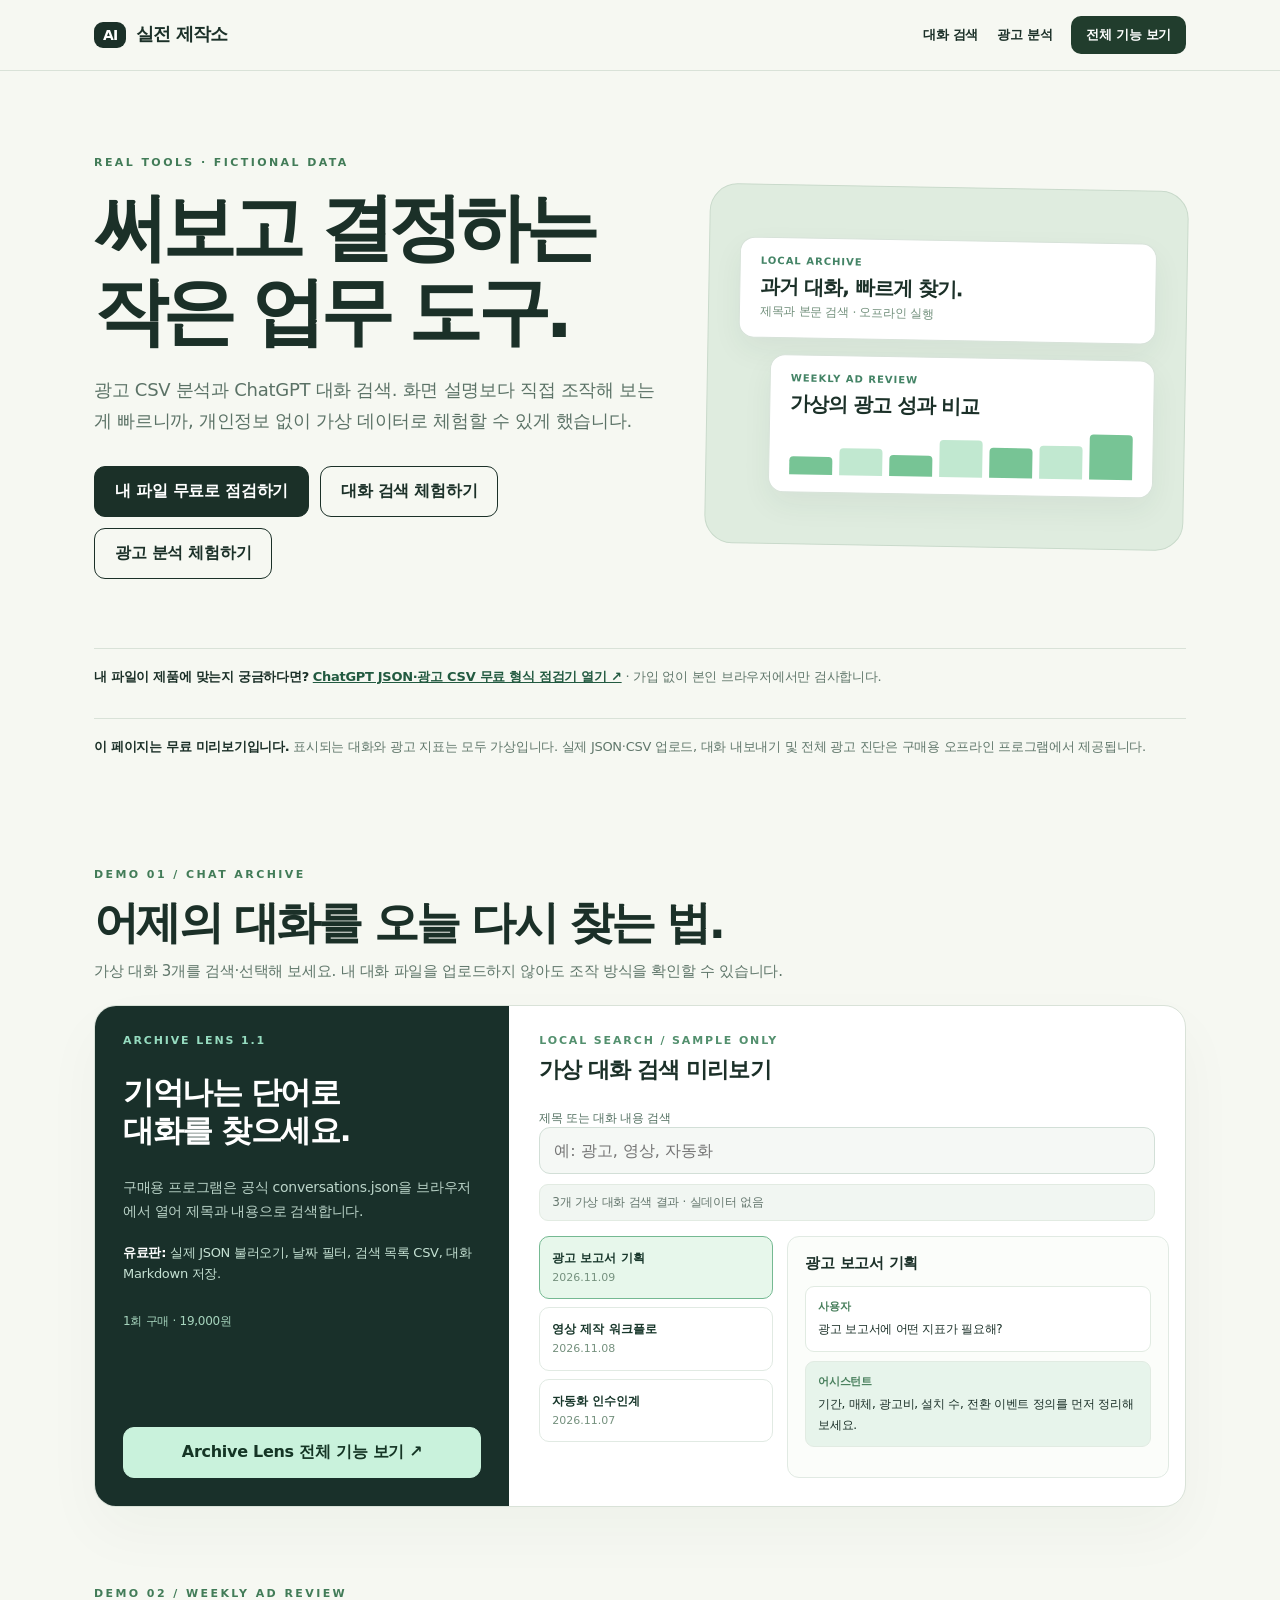
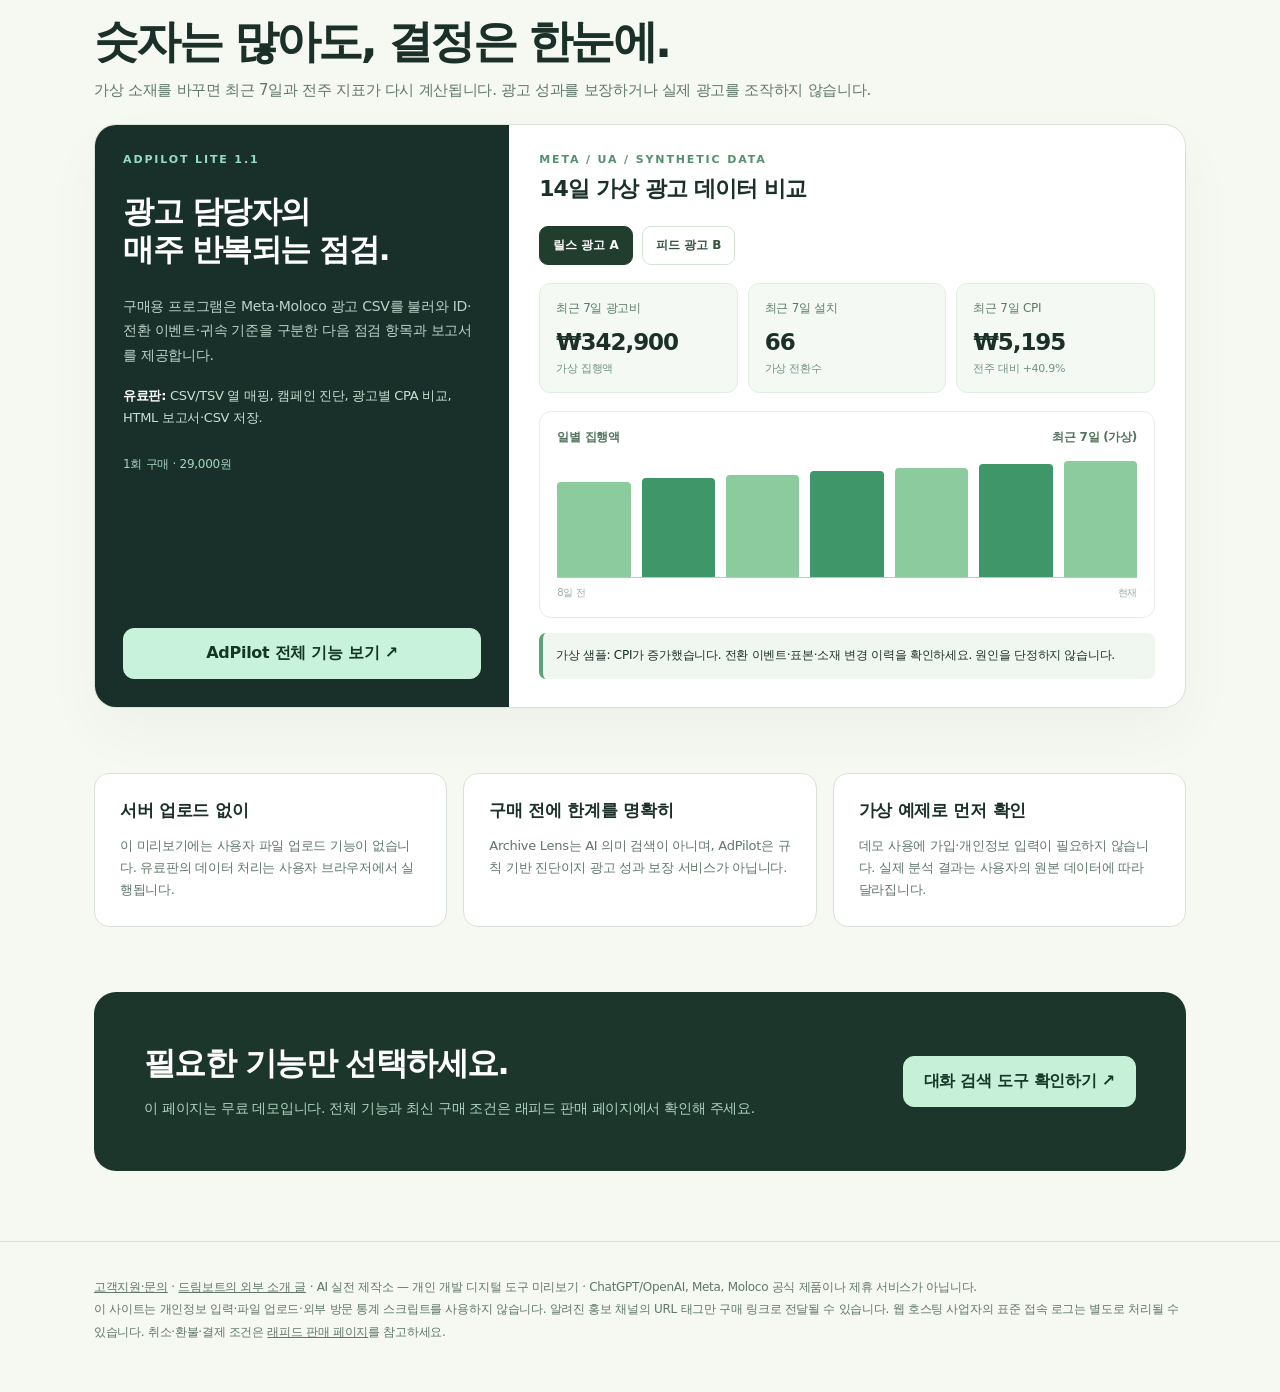
<file: index.html>
<!doctype html>
<html lang="ko">
<head>
<meta charset="utf-8">
<meta name="viewport" content="width=device-width,initial-scale=1">
<meta name="theme-color" content="#f6f8f2">
<meta name="saaskr-verification" content="saaskr-verify-f0cc5ba8aaca8bbabbcdd9dc">
<link rel="icon" href="favicon.svg" type="image/svg+xml">
<link rel="alternate" type="text/plain" href="/llms.txt" title="AI 실전 제작소 서비스 안내">
<meta name="description" content="설치 없이 바로 체험하는 오프라인 업무 도구. ChatGPT 대화 검색 Archive Lens 1.1과 Meta·Moloco 광고 CSV 분석 AdPilot Lite 1.1의 가상 데이터 미리보기.">
<meta property="og:type" content="website">
<meta property="og:title" content="AI 실전 제작소 | 실전 도구 무료 체험">
<meta property="og:description" content="가상 샘플로 먼저 확인하고, 필요한 제품만 구매하세요. 개인정보 업로드 없는 미리보기.">
<meta property="og:url" content="https://latpeed-ai-lab-preview.pages.dev/">
<meta property="og:image" content="https://latpeed-ai-lab-preview.pages.dev/preview.png">
<meta property="og:image:width" content="1200">
<meta property="og:image:height" content="630">
<meta name="twitter:card" content="summary_large_image">
<link rel="canonical" href="https://latpeed-ai-lab-preview.pages.dev/">
<title>AI 실전 제작소 | 오프라인 도구 무료 체험</title>
<link rel="stylesheet" href="styles.css">
<script type="application/ld+json">
{
  "@context": "https://schema.org",
  "@type": "WebSite",
  "name": "AI 실전 제작소 — 무료 도구 체험",
  "url": "https://latpeed-ai-lab-preview.pages.dev/",
  "inLanguage": "ko-KR",
  "description": "개인 데이터 없이 가상 샘플로 체험하는 로컬 업무 도구: Archive Lens 대화 검색과 AdPilot Lite 광고 KPI 비교."
}
</script>
</head>
<body>
<header><nav><a href="#top" class="brand"><span>AI</span>실전 제작소</a><div class="links"><a href="#archive">대화 검색</a><a href="#adpilot">광고 분석</a><a href="https://www.latpeed.com/products/sb5ge?utm_source=ai_lab_demo&utm_medium=owned_site&utm_campaign=launch_20261114&utm_content=adpilot" class="toplink">전체 기능 보기</a></div></nav></header>
<main class="wrap" id="top">
<section class="hero">
<div><div class="eyebrow">REAL TOOLS · FICTIONAL DATA</div><h1>써보고 결정하는<br>작은 업무 도구.</h1><p>광고 CSV 분석과 ChatGPT 대화 검색. 화면 설명보다 직접 조작해 보는 게 빠르니까, 개인정보 없이 가상 데이터로 체험할 수 있게 했습니다.</p><div class="actions"><a class="btn" href="/check/">내 파일 무료로 점검하기</a><a class="btn secondary" href="#archive">대화 검색 체험하기</a><a class="btn secondary" href="#adpilot">광고 분석 체험하기</a></div></div>
<div class="hero-art" role="img" aria-label="광고 분석과 오프라인 대화 검색을 표현한 예시 대시보드">
<div class="mock"><div class="mini">LOCAL ARCHIVE</div><strong>과거 대화, 빠르게 찾기.</strong><span style="font-size:12px;color:#718f7b">제목과 본문 검색 · 오프라인 실행</span></div>
<div class="mock"><div class="mini">WEEKLY AD REVIEW</div><strong>가상의 광고 성과 비교</strong><div class="bars"><i style="height:40%"></i><i style="height:60%"></i><i style="height:45%"></i><i style="height:82%"></i><i style="height:65%"></i><i style="height:72%"></i><i style="height:98%"></i></div></div>
</div></section>
<p class="note"><strong>내 파일이 제품에 맞는지 궁금하다면?</strong> <a href="/check/" style="font-weight:800;color:#225a40">ChatGPT JSON·광고 CSV 무료 형식 점검기 열기 ↗</a> · 가입 없이 본인 브라우저에서만 검사합니다.</p>
<p class="note"><strong>이 페이지는 무료 미리보기입니다.</strong> 표시되는 대화와 광고 지표는 모두 가상입니다. 실제 JSON·CSV 업로드, 대화 내보내기 및 전체 광고 진단은 구매용 오프라인 프로그램에서 제공됩니다.</p>
<section class="section-head" id="archive"><span class="eyebrow">DEMO 01 / CHAT ARCHIVE</span><h2>어제의 대화를 오늘 다시 찾는 법.</h2><p>가상 대화 3개를 검색·선택해 보세요. 내 대화 파일을 업로드하지 않아도 조작 방식을 확인할 수 있습니다.</p></section>
<section class="demo" aria-labelledby="archiveName">
<div class="side"><div class="line">ARCHIVE LENS 1.1</div><h3 id="archiveName">기억나는 단어로<br>대화를 찾으세요.</h3><p>구매용 프로그램은 공식 conversations.json을 브라우저에서 열어 제목과 내용으로 검색합니다.</p><div class="bullet"><b>유료판:</b> 실제 JSON 불러오기, 날짜 필터, 검색 목록 CSV, 대화 Markdown 저장.</div><div class="price">1회 구매 · 19,000원</div><a class="btn" href="https://www.latpeed.com/products/tej54?utm_source=ai_lab_demo&utm_medium=owned_site&utm_campaign=launch_20261114&utm_content=archive">Archive Lens 전체 기능 보기 ↗</a></div>
<div class="panel"><div class="panel-label">LOCAL SEARCH / SAMPLE ONLY</div><div class="panel-title">가상 대화 검색 미리보기</div><label for="query" style="font-size:12px;color:#557263">제목 또는 대화 내용 검색</label><input class="search" id="query" autocomplete="off" placeholder="예: 광고, 영상, 자동화"><div class="sample-bar" id="archiveCount" role="status">3개 가상 대화</div><div class="archive-layout"><div class="chat-list" id="chatList"></div><div class="chat-body" id="chatBody" aria-live="polite"></div></div></div>
</section>
<section class="section-head" id="adpilot"><span class="eyebrow">DEMO 02 / WEEKLY AD REVIEW</span><h2>숫자는 많아도, 결정은 한눈에.</h2><p>가상 소재를 바꾸면 최근 7일과 전주 지표가 다시 계산됩니다. 광고 성과를 보장하거나 실제 광고를 조작하지 않습니다.</p></section>
<section class="demo" aria-labelledby="pilotName">
<div class="side"><div class="line">ADPILOT LITE 1.1</div><h3 id="pilotName">광고 담당자의<br>매주 반복되는 점검.</h3><p>구매용 프로그램은 Meta·Moloco 광고 CSV를 불러와 ID·전환 이벤트·귀속 기준을 구분한 다음 점검 항목과 보고서를 제공합니다.</p><div class="bullet"><b>유료판:</b> CSV/TSV 열 매핑, 캠페인 진단, 광고별 CPA 비교, HTML 보고서·CSV 저장.</div><div class="price">1회 구매 · 29,000원</div><a class="btn" href="https://www.latpeed.com/products/sb5ge?utm_source=ai_lab_demo&utm_medium=owned_site&utm_campaign=launch_20261114&utm_content=adpilot">AdPilot 전체 기능 보기 ↗</a></div>
<div class="panel"><div class="panel-label">META / UA / SYNTHETIC DATA</div><div class="panel-title">14일 가상 광고 데이터 비교</div><div class="ad-select" id="adControls"><button class="active" type="button" data-ad="a">릴스 광고 A</button><button type="button" data-ad="b">피드 광고 B</button></div><div class="metric-grid"><div class="metric"><div class="label">최근 7일 광고비</div><div class="number" id="spend">—</div><small>가상 집행액</small></div><div class="metric"><div class="label">최근 7일 설치</div><div class="number" id="installs">—</div><small>가상 전환수</small></div><div class="metric"><div class="label">최근 7일 CPI</div><div class="number" id="cpi">—</div><small id="delta">전주 대비 —</small></div></div><div class="ad-chart"><header><span>일별 집행액</span><span>최근 7일 (가상)</span></header><div class="cols" id="adBars" role="img" aria-label="선택한 가상 광고의 최근 7일 집행액 막대그래프"></div><div class="bar-legend"><span>8일 전</span><span>현재</span></div></div><div class="tip" id="adTip" role="status">샘플 지표를 확인하세요.</div></div>
</section>
<div class="explain"><article><strong>서버 업로드 없이</strong><p>이 미리보기에는 사용자 파일 업로드 기능이 없습니다. 유료판의 데이터 처리는 사용자 브라우저에서 실행됩니다.</p></article><article><strong>구매 전에 한계를 명확히</strong><p>Archive Lens는 AI 의미 검색이 아니며, AdPilot은 규칙 기반 진단이지 광고 성과 보장 서비스가 아닙니다.</p></article><article><strong>가상 예제로 먼저 확인</strong><p>데모 사용에 가입·개인정보 입력이 필요하지 않습니다. 실제 분석 결과는 사용자의 원본 데이터에 따라 달라집니다.</p></article></div>
<div class="final"><div><h2>필요한 기능만 선택하세요.</h2><p>이 페이지는 무료 데모입니다. 전체 기능과 최신 구매 조건은 래피드 판매 페이지에서 확인해 주세요.</p></div><a class="btn" href="https://www.latpeed.com/products/tej54?utm_source=ai_lab_demo&utm_medium=owned_site&utm_campaign=launch_20261114&utm_content=archive">대화 검색 도구 확인하기 ↗</a></div>
</main>
<footer><div class="wrap"><a href="/contact/">고객지원·문의</a> · <a href="https://dreamboat.kr/discover/ai-practical-lab-chatgpt-archive-ad-csv" rel="noopener noreferrer">드림보트의 외부 소개 글</a> · AI 실전 제작소 — 개인 개발 디지털 도구 미리보기 · ChatGPT/OpenAI, Meta, Moloco 공식 제품이나 제휴 서비스가 아닙니다.<br>이 사이트는 개인정보 입력·파일 업로드·외부 방문 통계 스크립트를 사용하지 않습니다. 알려진 홍보 채널의 URL 태그만 구매 링크로 전달될 수 있습니다. 웹 호스팅 사업자의 표준 접속 로그는 별도로 처리될 수 있습니다. 취소·환불·결제 조건은 <a href="https://www.latpeed.com/products/sb5ge?utm_source=ai_lab_demo&utm_medium=owned_site&utm_campaign=launch_20261114&utm_content=adpilot">래피드 판매 페이지</a>를 참고하세요.</div></footer>
<script src="app.js" defer></script>
<script src="/attribution.js" defer></script>
</body></html>
</file>
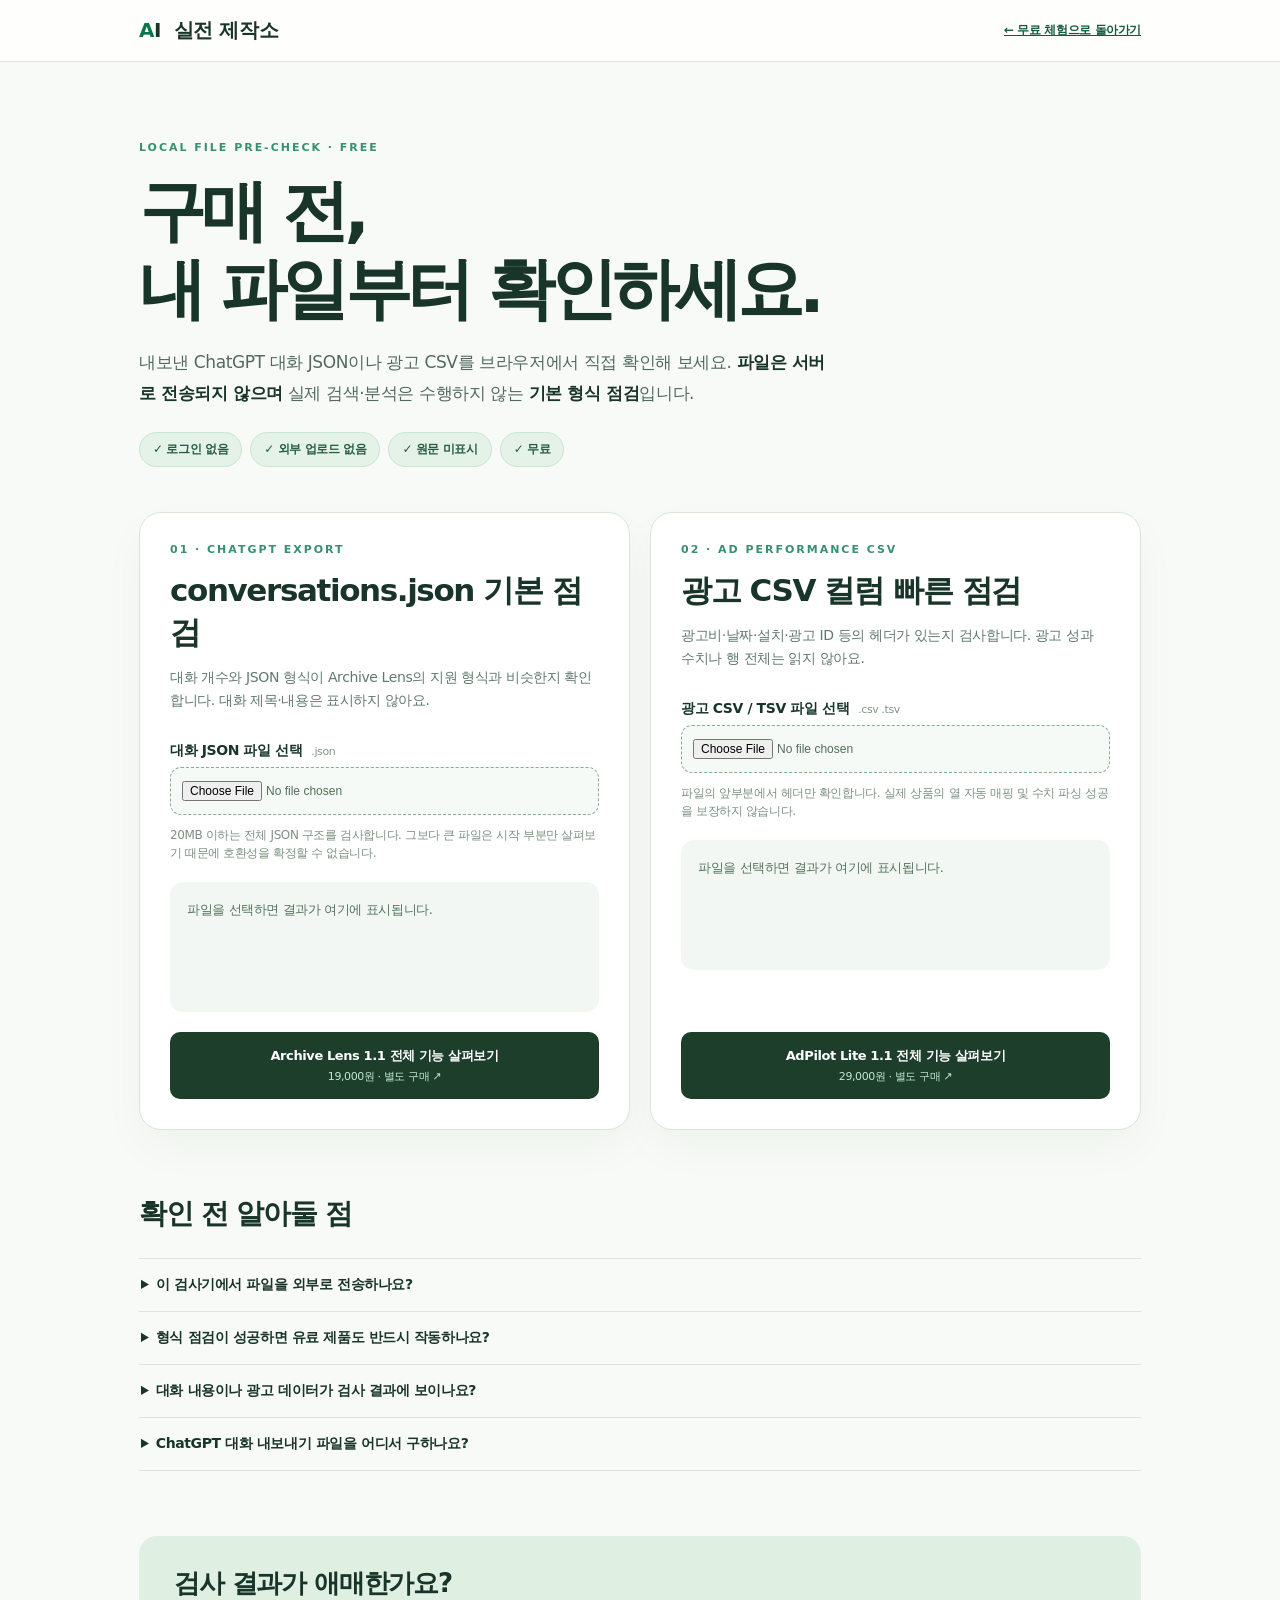
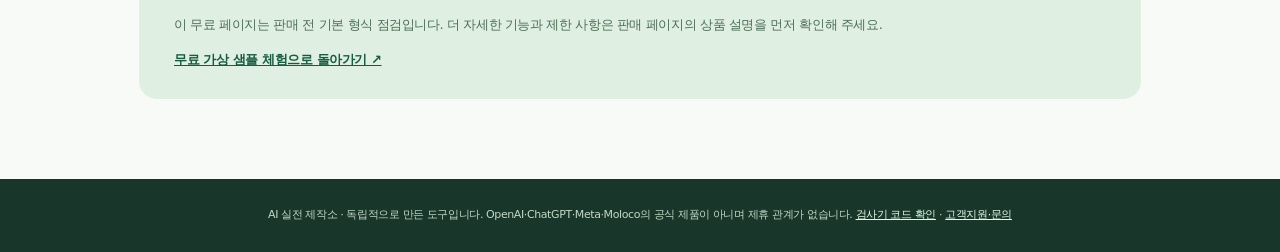
<file: check/index.html>
<!doctype html>
<html lang="ko">
<head>
<meta charset="utf-8">
<meta name="viewport" content="width=device-width, initial-scale=1">
<meta name="theme-color" content="#f7faf7">
<meta name="description" content="ChatGPT conversations.json과 Meta·Moloco 광고 CSV의 기본 구조를 무료로 확인하세요. 파일 업로드·회원가입 없이 브라우저에서만 검사합니다.">
<meta property="og:type" content="website">
<meta property="og:title" content="ChatGPT JSON·광고 CSV 무료 파일 검사 | AI 실전 제작소">
<meta property="og:description" content="파일이 내 도구에 적합한지 구매 전 미리 확인. 모든 검사는 브라우저 내부에서만 실행됩니다.">
<meta property="og:url" content="https://latpeed-ai-lab-preview.pages.dev/check/">
<meta property="og:image" content="https://latpeed-ai-lab-preview.pages.dev/preview.png">
<link rel="icon" href="/favicon.svg" type="image/svg+xml">
<link rel="canonical" href="https://latpeed-ai-lab-preview.pages.dev/check/">
<link rel="stylesheet" href="./check.css">
<title>ChatGPT JSON·광고 CSV 무료 파일 검사 | AI 실전 제작소</title>
<script src="./check.js" defer></script>
<script src="/attribution.js" defer></script>
</head>
<body>
<header><div class="nav"><a class="brand" href="/">AI <span>실전 제작소</span></a><a href="/" class="nav-link">← 무료 체험으로 돌아가기</a></div></header>
<main>
<div class="intro"><div class="eyebrow">LOCAL FILE PRE-CHECK · FREE</div><h1>구매 전,<br>내 파일부터 확인하세요.</h1><p class="lead">내보낸 ChatGPT 대화 JSON이나 광고 CSV를 브라우저에서 직접 확인해 보세요. <strong>파일은 서버로 전송되지 않으며</strong> 실제 검색·분석은 수행하지 않는 <strong>기본 형식 점검</strong>입니다.</p><div class="trust"><span>✓ 로그인 없음</span><span>✓ 외부 업로드 없음</span><span>✓ 원문 미표시</span><span>✓ 무료</span></div></div>
<div class="cols">
<section class="tool" aria-labelledby="json-title">
 <div class="tool-tag">01 · CHATGPT EXPORT</div><h2 id="json-title">conversations.json 기본 점검</h2><p>대화 개수와 JSON 형식이 Archive Lens의 지원 형식과 비슷한지 확인합니다. 대화 제목·내용은 표시하지 않아요.</p>
 <label for="json-file" class="file-label">대화 JSON 파일 선택 <span>.json</span></label><input type="file" id="json-file" accept=".json,application/json" aria-describedby="json-help">
 <p class="hint" id="json-help">20MB 이하는 전체 JSON 구조를 검사합니다. 그보다 큰 파일은 시작 부분만 살펴보기 때문에 호환성을 확정할 수 없습니다.</p>
 <div id="json-result" class="result" aria-live="polite" aria-atomic="true">파일을 선택하면 결과가 여기에 표시됩니다.</div>
 <a class="buy" href="https://www.latpeed.com/products/tej54?utm_source=ai_lab_precheck&utm_medium=owned_site&utm_campaign=20261114&utm_content=json">Archive Lens 1.1 전체 기능 살펴보기 <span>19,000원 · 별도 구매 ↗</span></a>
</section>
<section class="tool" aria-labelledby="csv-title">
 <div class="tool-tag">02 · AD PERFORMANCE CSV</div><h2 id="csv-title">광고 CSV 컬럼 빠른 점검</h2><p>광고비·날짜·설치·광고 ID 등의 헤더가 있는지 검사합니다. 광고 성과 수치나 행 전체는 읽지 않아요.</p>
 <label for="csv-file" class="file-label">광고 CSV / TSV 파일 선택 <span>.csv .tsv</span></label><input type="file" id="csv-file" accept=".csv,.tsv,text/csv,text/tab-separated-values" aria-describedby="csv-help">
 <p class="hint" id="csv-help">파일의 앞부분에서 헤더만 확인합니다. 실제 상품의 열 자동 매핑 및 수치 파싱 성공을 보장하지 않습니다.</p>
 <div id="csv-result" class="result" aria-live="polite" aria-atomic="true">파일을 선택하면 결과가 여기에 표시됩니다.</div>
 <a class="buy" href="https://www.latpeed.com/products/sb5ge?utm_source=ai_lab_precheck&utm_medium=owned_site&utm_campaign=20261114&utm_content=csv">AdPilot Lite 1.1 전체 기능 살펴보기 <span>29,000원 · 별도 구매 ↗</span></a>
</section>
</div>
<section class="faq">
<h2>확인 전 알아둘 점</h2>
<details><summary>이 검사기에서 파일을 외부로 전송하나요?</summary><p>아니요. 브라우저의 File API로 파일을 읽어 로컬 JavaScript에서만 처리합니다. 검사기는 별도 서버 저장, 파일 전송, 외부 통계 스크립트가 없습니다. 사이트 접속 자체의 표준 호스팅 로그는 발생할 수 있습니다. 알려진 유입 경로의 URL 태그만 결제 안내 링크로 전달될 수 있으며, 개인 파일 내용이나 검사 결과는 전달하지 않습니다.</p></details>
<details><summary>형식 점검이 성공하면 유료 제품도 반드시 작동하나요?</summary><p>아니요. JSON의 중첩 구조, 대화 분기, 첨부 파일 및 광고 제공사의 CSV 헤더·인코딩·날짜·통화·이벤트 정의에 따라 실제 동작은 달라질 수 있습니다. 검사기는 파일 호환성을 보증하지 않습니다.</p></details>
<details><summary>대화 내용이나 광고 데이터가 검사 결과에 보이나요?</summary><p>아니요. 대화 수 및 지원 패턴 여부, 광고 컬럼 <em>분류 결과</em>만 표시합니다. 파일 이름·대화 제목·채팅 본문·광고 행의 수치·계정 ID는 표시하지 않습니다.</p></details>
<details><summary>ChatGPT 대화 내보내기 파일을 어디서 구하나요?</summary><p>ChatGPT에서 본인 계정의 데이터 내보내기 기능으로 받은 압축 파일을 직접 해제한 뒤, 포함된 <code>conversations.json</code>을 선택하세요. 이 페이지는 내 계정에 자동으로 접속하거나 대화를 백업하지 않습니다.</p></details>
</section>
<div class="bottom"><h2>검사 결과가 애매한가요?</h2><p>이 무료 페이지는 판매 전 기본 형식 점검입니다. 더 자세한 기능과 제한 사항은 판매 페이지의 상품 설명을 먼저 확인해 주세요.</p><a href="/" class="back">무료 가상 샘플 체험으로 돌아가기 ↗</a></div>
</main><footer>AI 실전 제작소 · 독립적으로 만든 도구입니다. OpenAI·ChatGPT·Meta·Moloco의 공식 제품이 아니며 제휴 관계가 없습니다. <a href="https://github.com/jeremy-merchant/ai-practical-lab-demos">검사기 코드 확인</a> · <a href="/contact/">고객지원·문의</a></footer>
</body>
</html>
</file>
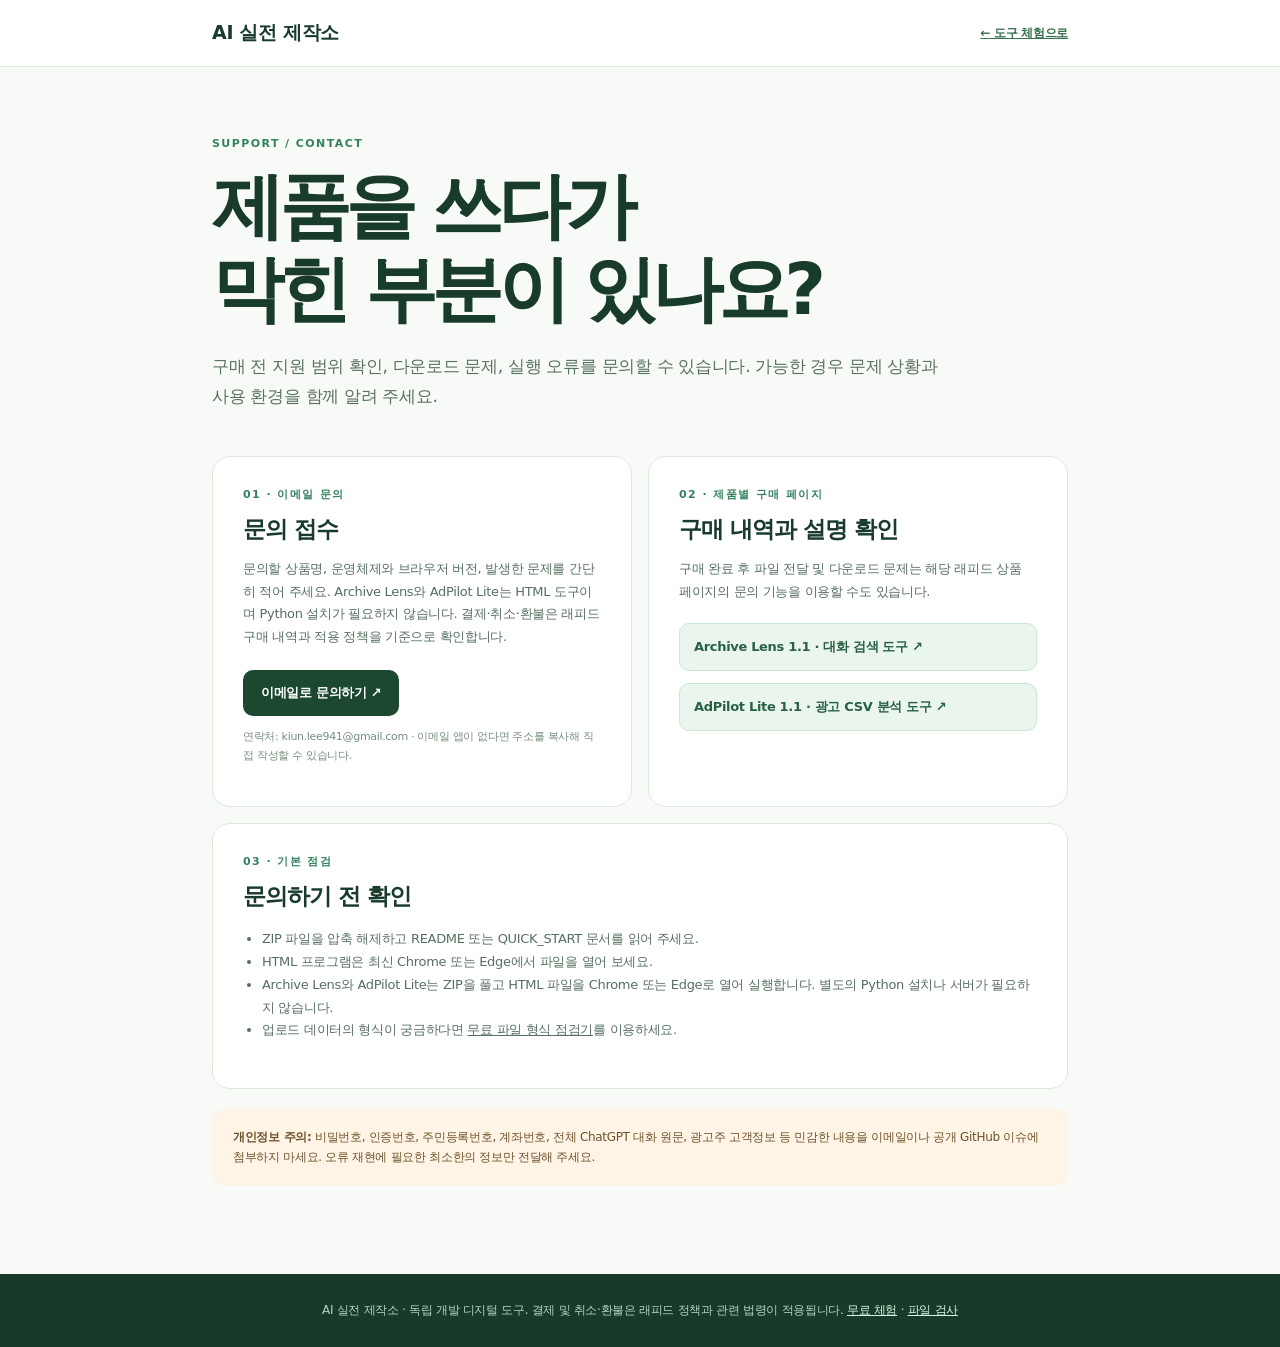
<file: contact/index.html>
<!doctype html>
<html lang="ko"><head>
<meta charset="utf-8">
<meta name="viewport" content="width=device-width,initial-scale=1">
<meta name="theme-color" content="#f7faf6">
<meta name="description" content="AI 실전 제작소 디지털 상품에 관한 구매 전 문의, 다운로드 문제, 프로그램 실행 관련 문의 안내.">
<meta property="og:type" content="website">
<meta property="og:title" content="고객지원 및 구매 문의 | AI 실전 제작소">
<meta property="og:description" content="오프라인 도구 구매·다운로드·실행 문의 안내. 민감한 원본 파일은 보내지 마세요.">
<meta property="og:url" content="https://latpeed-ai-lab-preview.pages.dev/contact/">
<link rel="canonical" href="https://latpeed-ai-lab-preview.pages.dev/contact/">
<link rel="icon" href="/favicon.svg" type="image/svg+xml">
<link rel="stylesheet" href="./contact.css">
<title>고객지원 및 구매 문의 | AI 실전 제작소</title>
</head><body>
<header><nav><a href="/" class="brand">AI 실전 제작소</a><a href="/" class="back">← 도구 체험으로</a></nav></header>
<main>
<div class="eyebrow">SUPPORT / CONTACT</div>
<h1>제품을 쓰다가<br>막힌 부분이 있나요?</h1>
<p class="lead">구매 전 지원 범위 확인, 다운로드 문제, 실행 오류를 문의할 수 있습니다. 가능한 경우 문제 상황과 사용 환경을 함께 알려 주세요.</p>
<div class="stack">
<section class="panel">
<div class="label">01 · 이메일 문의</div>
<h2>문의 접수</h2>
<p>문의할 상품명, 운영체제와 브라우저 버전, 발생한 문제를 간단히 적어 주세요. Archive Lens와 AdPilot Lite는 HTML 도구이며 Python 설치가 필요하지 않습니다. 결제·취소·환불은 래피드 구매 내역과 적용 정책을 기준으로 확인합니다.</p>
<a class="btn" href="mailto:kiun.lee941@gmail.com?subject=AI%20%EC%8B%A4%EC%A0%84%20%EC%A0%9C%EC%9E%91%EC%86%8C%20%EC%83%81%ED%92%88%20%EB%AC%B8%EC%9D%98">이메일로 문의하기 ↗</a>
<p class="small">연락처: kiun.lee941@gmail.com · 이메일 앱이 없다면 주소를 복사해 직접 작성할 수 있습니다.</p>
</section>
<section class="panel">
<div class="label">02 · 제품별 구매 페이지</div>
<h2>구매 내역과 설명 확인</h2>
<p>구매 완료 후 파일 전달 및 다운로드 문제는 해당 래피드 상품 페이지의 문의 기능을 이용할 수도 있습니다.</p>
<div class="links">
<a href="https://www.latpeed.com/products/tej54">Archive Lens 1.1 · 대화 검색 도구 ↗</a>
<a href="https://www.latpeed.com/products/sb5ge">AdPilot Lite 1.1 · 광고 CSV 분석 도구 ↗</a>
</div></section>
<section class="panel">
<div class="label">03 · 기본 점검</div>
<h2>문의하기 전 확인</h2>
<ul>
<li>ZIP 파일을 압축 해제하고 README 또는 QUICK_START 문서를 읽어 주세요.</li>
<li>HTML 프로그램은 최신 Chrome 또는 Edge에서 파일을 열어 보세요.</li>
<li>Archive Lens와 AdPilot Lite는 ZIP을 풀고 HTML 파일을 Chrome 또는 Edge로 열어 실행합니다. 별도의 Python 설치나 서버가 필요하지 않습니다.</li>
<li>업로드 데이터의 형식이 궁금하다면 <a href="/check/">무료 파일 형식 점검기</a>를 이용하세요.</li>
</ul>
</section>
</div>
<aside><strong>개인정보 주의:</strong> 비밀번호, 인증번호, 주민등록번호, 계좌번호, 전체 ChatGPT 대화 원문, 광고주 고객정보 등 민감한 내용을 이메일이나 공개 GitHub 이슈에 첨부하지 마세요. 오류 재현에 필요한 최소한의 정보만 전달해 주세요.</aside>
</main><footer>AI 실전 제작소 · 독립 개발 디지털 도구. 결제 및 취소·환불은 래피드 정책과 관련 법령이 적용됩니다. <a href="/">무료 체험</a> · <a href="/check/">파일 검사</a></footer>
</body></html>
</file>
<file: styles.css>
:root{color-scheme:light;--ink:#1b3028;--muted:#60776b;--line:#d9e2d8;--white:#fff;--mint:#d6f4df;--leaf:#246645;--cream:#f6f8f2}
*{box-sizing:border-box}html{scroll-behavior:smooth}body{margin:0;background:var(--cream);color:var(--ink);font-family:system-ui,-apple-system,"Apple SD Gothic Neo","Noto Sans KR",sans-serif;letter-spacing:-.018em}
button,input{font:inherit}button{cursor:pointer}a{color:inherit}header{position:sticky;top:0;background:rgba(246,248,242,.94);backdrop-filter:blur(16px);border-bottom:1px solid var(--line);z-index:10}
nav,.wrap{max-width:1140px;margin:auto;padding:0 24px}nav{min-height:70px;display:flex;align-items:center;justify-content:space-between;gap:16px}nav .brand{font-weight:850;font-size:18px;letter-spacing:-.05em;text-decoration:none}nav .brand span{display:inline-block;background:var(--ink);color:white;border-radius:9px;padding:5px 9px;margin-right:10px;font-size:14px}nav .links{display:flex;gap:19px;align-items:center;font-size:13px;font-weight:700}nav .links a{text-decoration:none}.toplink{background:#213d2d;color:#fff;padding:10px 15px;border-radius:10px}
.hero{padding:85px 0 56px;display:grid;grid-template-columns:1.1fr .9fr;gap:28px;align-items:center}.eyebrow{font-size:11px;letter-spacing:.22em;font-weight:850;color:#427c58}.hero h1{font-size:clamp(40px,6vw,74px);line-height:1.14;letter-spacing:-.075em;margin:16px 0 20px;font-weight:850}.hero p{font-size:18px;line-height:1.75;color:#5b7266;max-width:570px}.actions{display:flex;gap:11px;flex-wrap:wrap;margin-top:29px}.btn{border:1px solid var(--ink);background:var(--ink);color:#fff;border-radius:11px;padding:14px 20px;font-weight:800;text-decoration:none;display:inline-flex;align-items:center;justify-content:center}.btn.secondary{background:transparent;color:var(--ink)}.btn:focus-visible,button:focus-visible,a:focus-visible,input:focus-visible{outline:3px solid #51aa76;outline-offset:3px}
.hero-art{background:#dfecdf;border:1px solid #c9dacb;border-radius:28px;padding:30px;min-height:360px;display:flex;flex-direction:column;gap:16px;justify-content:center;transform:rotate(1deg)}
.mock{border:1px solid #d7e2d9;background:white;border-radius:15px;padding:17px 20px;box-shadow:0 12px 30px #24462f0f}.mock:nth-child(2){margin-left:32px}.mock .mini{font-size:10px;font-weight:800;letter-spacing:.1em;color:#438365}.mock strong{display:block;margin-top:7px;font-size:20px;letter-spacing:-.05em}.bars{display:flex;gap:7px;height:45px;align-items:end;margin-top:12px}.bars i{display:block;background:#77c495;border-radius:4px 4px 0 0;flex:1}.bars i:nth-child(2n){background:#c1e8d0}
.note{border-top:1px solid var(--line);padding:19px 0;color:var(--muted);font-size:13px}.note strong{color:var(--ink)}.section-head{padding:75px 0 20px}.section-head h2{font-size:clamp(29px,4vw,45px);line-height:1.3;letter-spacing:-.06em;margin:12px 0 7px}.section-head p{margin:0;color:var(--muted);font-size:15px;line-height:1.7}
.demo{display:grid;grid-template-columns:0.38fr .62fr;border:1px solid var(--line);background:white;border-radius:22px;overflow:hidden;min-height:475px;box-shadow:0 25px 60px #16342109}.side{background:#19302a;color:#fff;padding:28px;display:flex;flex-direction:column;gap:18px}.side .line{color:#96dcc0;letter-spacing:.17em;font-weight:800;font-size:11px}.side h3{font-size:31px;line-height:1.23;letter-spacing:-.045em;margin:8px 0}.side p{font-size:14px;line-height:1.75;color:#bbd4c9;margin:0}.side .bullet{font-size:13px;line-height:1.65;color:#c5e1d3}.side .bullet b{color:white}.side .btn{background:#c9f2dc;color:#153525;border-color:#c9f2dc;margin-top:auto}.side .price{font-size:12px;color:#a6d4bd;margin-top:10px}.panel{padding:28px 30px;min-width:0}.panel-label{font-size:11px;color:#53906e;font-weight:800;letter-spacing:.17em}.panel-title{font-weight:800;font-size:22px;letter-spacing:-.04em;margin:8px 0 22px}
.search{width:100%;border:1px solid #d2dfd7;border-radius:11px;background:#f5f8f5;padding:13px 14px;outline:none}.search:focus{border-color:#4b956e}.sample-bar{font-size:12px;color:#65776e;background:#f1f6f2;border:1px solid #e2ebe2;border-radius:9px;margin:10px 0 15px;padding:9px 12px}.archive-layout{display:grid;grid-template-columns:38% 62%;gap:14px}.chat-list{display:flex;flex-direction:column;gap:8px}.chat-list button{border:1px solid #e1eae3;padding:12px;border-radius:10px;background:#fff;text-align:left;color:#18372b;font-size:12px;font-weight:800;line-height:1.5}.chat-list button.active,.chat-list button:hover{background:#e7f7eb;border-color:#75b992}.chat-list button small{display:block;font-size:11px;font-weight:400;color:#75917e;margin-top:3px}.chat-body{border:1px solid #e1eae3;border-radius:12px;padding:17px;background:#fbfdfa;min-height:242px;overflow-wrap:anywhere}.chat-body h4{margin:0 0 13px;font-size:15px}.bubble{padding:11px 12px;margin:9px 0;border:1px solid #e1ebe2;border-radius:9px;background:white;font-size:12px;line-height:1.7}.bubble strong{display:block;margin-bottom:3px;font-size:11px;color:#487f5c}.bubble.ai{background:#e7f4eb}
.metric-grid{display:grid;grid-template-columns:repeat(3,1fr);gap:10px;margin:18px 0}.metric{background:#f4f9f4;border:1px solid #e1eee2;border-radius:11px;padding:16px}.metric .label{font-size:12px;color:#5b7d64}.metric .number{margin-top:12px;font-weight:800;font-size:23px;letter-spacing:-.045em}.metric small{display:block;color:#72917d;font-size:11px;margin-top:6px}.ad-select{display:flex;gap:9px;flex-wrap:wrap}.ad-select button{border:1px solid #d5e3d7;padding:10px 13px;border-radius:9px;background:white;font-weight:700;font-size:12px;color:#33533e}.ad-select button.active{background:#203d2d;border-color:#203d2d;color:white}
.ad-chart{border:1px solid #e5ede5;border-radius:12px;padding:17px;margin-top:12px}.ad-chart header{position:static;background:transparent;border:0;font-size:12px;color:#55745e;font-weight:800;display:flex;justify-content:space-between}.cols{display:flex;height:117px;align-items:flex-end;gap:11px;border-bottom:1px solid #b9ccb8;margin-top:15px}.bar-col{flex:1;display:flex;flex-direction:column;justify-content:flex-end;height:100%;gap:2px}.bar-col div{background:#8ccb9d;border-radius:4px 4px 0 0;min-height:4px}.bar-col:nth-child(2n) div{background:#3e9669}.bar-legend{display:flex;justify-content:space-between;margin-top:8px;color:#9cab9d;font-size:10px}.tip{background:#eff7f0;border-left:4px solid #58a678;border-radius:7px;margin-top:15px;padding:13px;font-size:12px;line-height:1.65}
.explain{display:grid;grid-template-columns:repeat(3,1fr);gap:16px;margin:65px 0}.explain article{padding:25px;border:1px solid var(--line);border-radius:15px;background:#fff}.explain article strong{font-size:17px}.explain p{font-size:13px;color:var(--muted);line-height:1.7;margin-bottom:0}.final{background:#1d362c;color:#fff;border-radius:22px;padding:50px;margin:34px 0 70px;display:flex;align-items:center;justify-content:space-between;gap:25px}.final h2{margin:0 0 11px;font-size:32px;letter-spacing:-.05em}.final p{margin:0;color:#b0d2c0;line-height:1.7;font-size:14px}.final .btn{background:#c6f0d7;color:#163829;border-color:#c6f0d7;white-space:nowrap}footer{border-top:1px solid var(--line);padding:34px 0 48px;color:var(--muted);font-size:12px;line-height:1.9}footer a{text-decoration:underline}
@media(max-width:800px){.hero{grid-template-columns:1fr;padding:57px 0 28px}.hero-art{min-height:245px;transform:none;padding:18px}.hero h1{font-size:48px}.demo{grid-template-columns:1fr}.side .btn{margin-top:10px}.section-head{padding-top:46px}.explain{grid-template-columns:1fr;gap:11px;margin:42px 0}.final{padding:30px;flex-direction:column;align-items:flex-start}.archive-layout{grid-template-columns:1fr}.chat-list{display:grid;grid-template-columns:repeat(3,1fr)}.chat-list button{font-size:11px;padding:9px}}
@media(max-width:480px){nav,.wrap{padding-left:17px;padding-right:17px}nav .links{gap:10px}nav .links a:not(.toplink){display:none}.hero h1{font-size:40px}.hero p{font-size:15px}.panel{padding:22px 16px}.metric-grid{gap:6px}.metric{padding:10px}.metric .number{font-size:17px}.chat-list{grid-template-columns:1fr}.chat-list button{padding:11px}.final{margin-top:25px}.side{padding:25px}.side h3{font-size:26px}}
@media(prefers-reduced-motion:reduce){html{scroll-behavior:auto}*{animation:none!important;transition:none!important}}
</file>
<file: check/check.css>
:root{color-scheme:light;--ink:#19352a;--muted:#678075;--line:#d8e6db;--bg:#f7faf6;--accent:#145c3d}
*{box-sizing:border-box}body{margin:0;background:var(--bg);color:var(--ink);font-family:system-ui,-apple-system,"Apple SD Gothic Neo","Noto Sans KR",sans-serif;letter-spacing:-.025em}a{color:inherit}header{border-bottom:1px solid var(--line);background:#ffffffcc;position:sticky;top:0;z-index:4;backdrop-filter:blur(12px)}.nav{max-width:1050px;padding:17px 24px;margin:auto;display:flex;align-items:center;justify-content:space-between;gap:16px}.brand{text-decoration:none;font-weight:900;font-size:20px}.brand:first-letter{color:#0b754a}.brand span{margin-left:6px}.nav-link{font-size:12px;color:var(--accent);font-weight:700}main{max-width:1050px;margin:auto;padding:44px 24px 80px}.intro{max-width:810px;padding:35px 0 45px}.eyebrow,.tool-tag{font-size:11px;letter-spacing:.18em;font-weight:850;color:#37916c}h1{font-size:clamp(38px,6vw,67px);letter-spacing:-.07em;line-height:1.17;margin:18px 0 18px}h2{letter-spacing:-.045em}.lead{font-size:17px;color:#526a5c;line-height:1.85;max-width:690px}.lead strong{color:var(--ink)}.trust{display:flex;flex-wrap:wrap;gap:8px;margin-top:22px}.trust span{font-size:12px;color:#275d41;padding:8px 13px;border-radius:99px;background:#e4f2e7;border:1px solid #c9e6d1;font-weight:750}.cols{display:grid;grid-template-columns:1fr 1fr;gap:20px}.tool{border:1px solid var(--line);border-radius:22px;padding:30px;background:#fff;box-shadow:0 18px 45px #16352409;display:flex;flex-direction:column;min-width:0}.tool h2{font-size:clamp(22px,2.6vw,31px);margin:14px 0 12px}.tool>p{font-size:14px;color:#61796d;line-height:1.7;margin:0 0 17px}.file-label{display:flex;flex-wrap:wrap;align-items:center;gap:9px;font-size:14px;font-weight:800;margin:12px 0 7px}.file-label span{font-size:11px;color:#7f9586;font-weight:500}input[type=file]{max-width:100%;font-size:12px;color:#516f5b;border:1px dashed #86ae91;border-radius:11px;padding:13px 11px;background:#f6faf6;cursor:pointer}.hint{font-size:12px!important;line-height:1.5!important;color:#7c9181!important;margin:11px 0 14px!important}.result{margin:6px 0 20px;border-radius:13px;background:#f2f7f3;padding:17px;color:#55745e;font-size:13px;line-height:1.7;min-height:130px;overflow-wrap:anywhere}.result h3{font-size:16px;margin:0 0 8px;color:#25543c}.result ul{margin:7px 0 0;padding-left:20px}.result.warn{background:#fff7e9;color:#7b5a23}.result.warn h3{color:#6d4517}.result.success{background:#e7f6ea;color:#315d3d}.result.success h3{color:#1c6944}.result.fail{background:#fff1f0;color:#904737}.result.fail h3{color:#a13a32}.buy{margin-top:auto;background:#1c3e2b;color:#fff;padding:15px 16px;text-align:center;text-decoration:none;border-radius:10px;font-size:13px;font-weight:800}.buy span{display:block;font-weight:500;color:#c4ead2;margin-top:4px;font-size:11px}.buy:hover{background:#225b3f}.faq{margin:65px 0}.faq h2{font-size:28px;margin-bottom:25px}details{border-top:1px solid var(--line);padding:17px 2px}details:last-child{border-bottom:1px solid var(--line)}summary{cursor:pointer;font-weight:800;font-size:14px}details p{font-size:13px;line-height:1.8;color:var(--muted)}.bottom{border-radius:18px;background:#dfefe2;padding:30px 35px}.bottom h2{margin:0;font-size:26px}.bottom p{font-size:13px;color:#4e6f55;line-height:1.7}.back{font-size:13px;font-weight:800;color:#155d3e}footer{text-align:center;font-size:11px;line-height:1.9;padding:26px;background:#19362b;color:#c1d9c6}footer a{color:#e4fce7}a:focus-visible,input:focus-visible,summary:focus-visible{outline:3px solid #6cc48e;outline-offset:3px}@media(max-width:760px){.cols{grid-template-columns:1fr}.tool{padding:24px}.intro{padding:25px 0}.faq{margin:40px 0}}@media(max-width:420px){main{padding:20px 15px 55px}.nav{padding:15px 16px}.brand{font-size:16px}.tool{padding:20px}.lead{font-size:15px}.bottom{padding:25px}}
</file>
<file: contact/contact.css>
:root{color-scheme:light;--fg:#183b2c;--bg:#f7faf6;--line:#dce9dd}
*{box-sizing:border-box}body{margin:0;background:var(--bg);color:var(--fg);font-family:system-ui,-apple-system,"Apple SD Gothic Neo","Noto Sans KR",sans-serif;letter-spacing:-.02em}a{color:inherit}
header{border-bottom:1px solid var(--line);background:#fff}nav{max-width:900px;margin:auto;padding:20px 22px;display:flex;align-items:center;justify-content:space-between;gap:16px}.brand{font-weight:850;font-size:19px;text-decoration:none}.back{font-size:12px;font-weight:750;color:#38714e}
main{max-width:900px;padding:70px 22px 88px;margin:auto}.eyebrow,.label{font-size:11px;font-weight:850;letter-spacing:.13em;color:#33825d}h1{font-size:clamp(40px,7vw,72px);line-height:1.15;letter-spacing:-.075em;margin:15px 0 20px}h2{font-size:23px;letter-spacing:-.045em;margin:12px 0}.lead{font-size:17px;line-height:1.8;color:#5a7261;max-width:740px;margin-bottom:44px}
.stack{display:grid;grid-template-columns:1fr 1fr;gap:16px}.panel{background:white;padding:30px;border:1px solid var(--line);border-radius:18px;min-width:0}.panel:last-child{grid-column:span 2}.panel p,.panel li{color:#567060;line-height:1.75;font-size:13px}.small{font-size:11px!important;color:#768f7c!important;overflow-wrap:anywhere}.btn{display:inline-flex;background:#1b482e;color:#fff;padding:14px 18px;border-radius:10px;text-decoration:none;font-weight:800;font-size:13px;margin-top:8px}.btn:hover{background:#306648}.links{display:grid;gap:12px;margin-top:20px}.links a{background:#eaf6ed;color:#286044;border:1px solid #c9e7d1;padding:14px;border-radius:10px;font-size:13px;font-weight:800;text-decoration:none}.panel ul{padding-left:19px}aside{background:#fff4e6;color:#6d532a;border-radius:12px;padding:18px 21px;font-size:12px;line-height:1.7;margin-top:20px}footer{text-align:center;background:#183a2a;padding:26px;color:#b5d3bf;font-size:12px;line-height:1.8}footer a{color:#d4f7de}a:focus-visible{outline:3px solid #5fc78e;outline-offset:3px}@media(max-width:700px){main{padding:45px 16px 65px}.stack{grid-template-columns:1fr}.panel:last-child{grid-column:auto}.panel{padding:24px}h1{font-size:42px}.lead{font-size:15px}}
</file>
